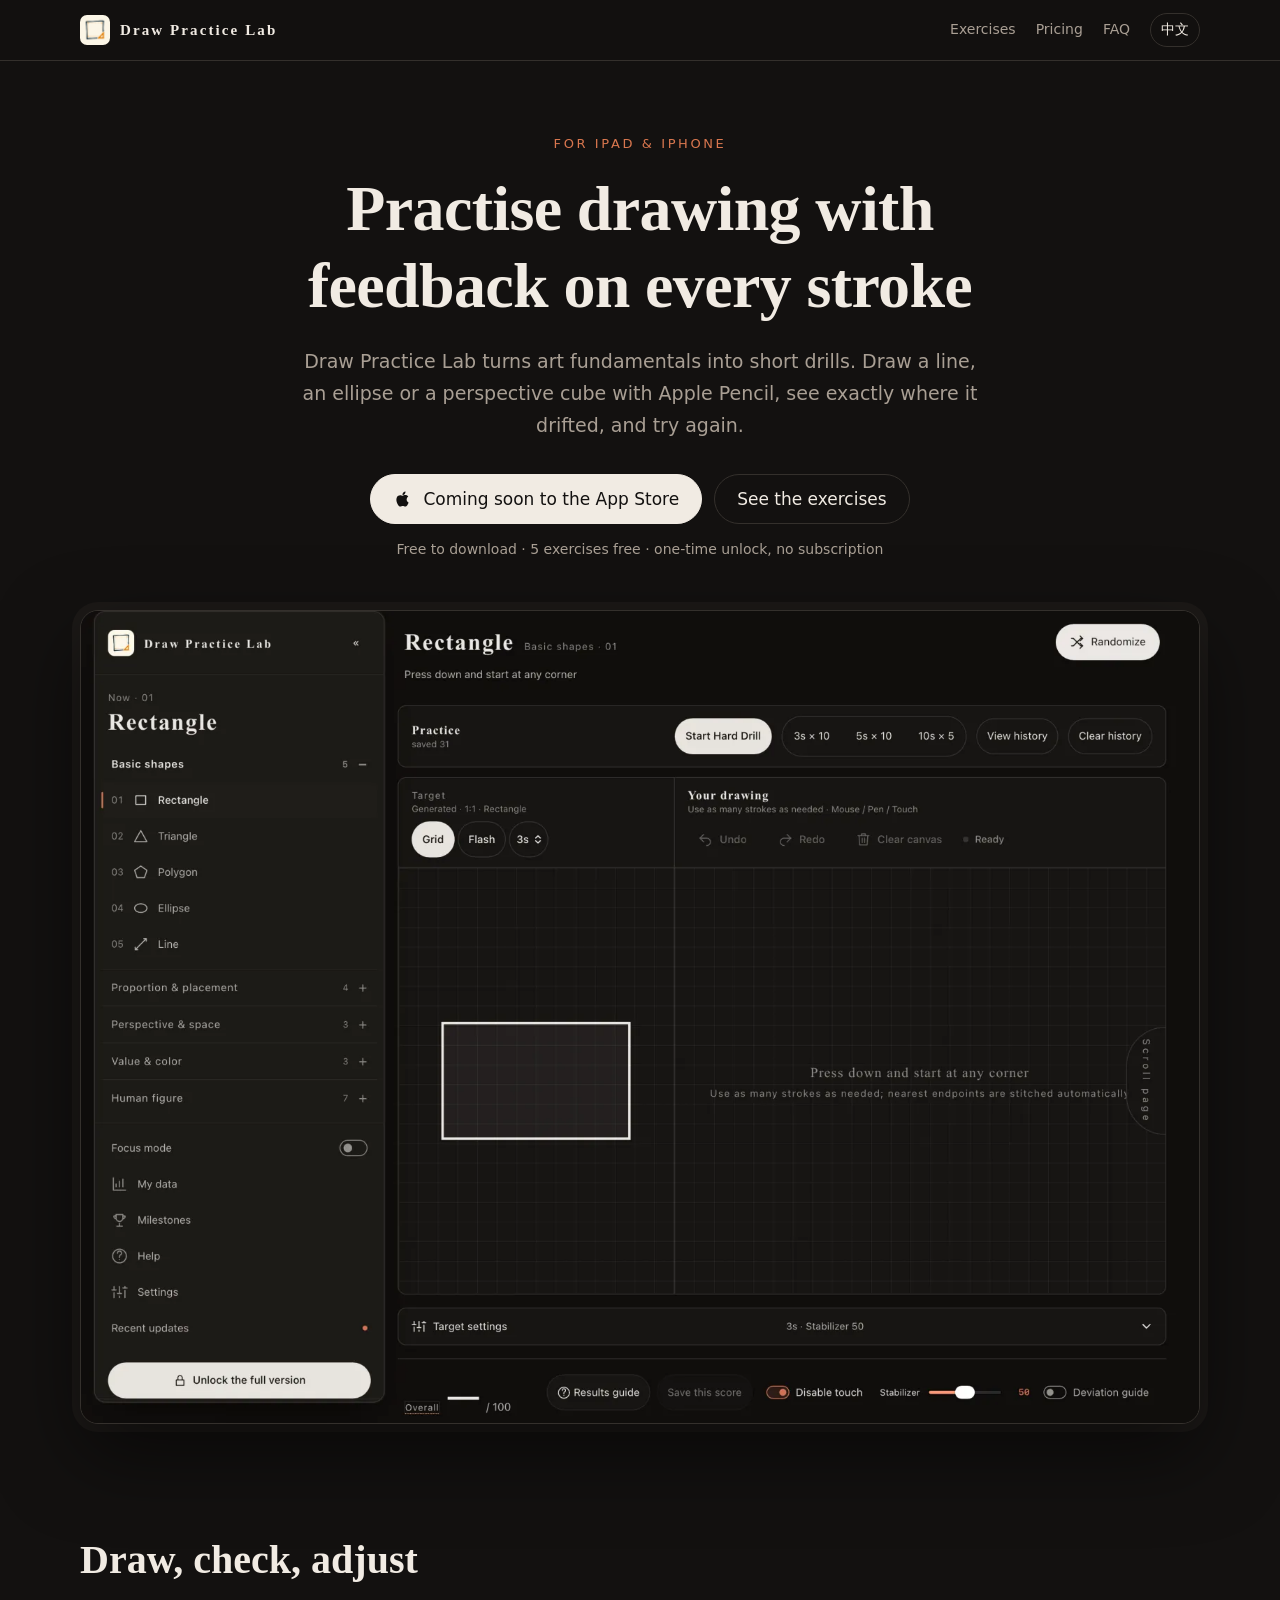
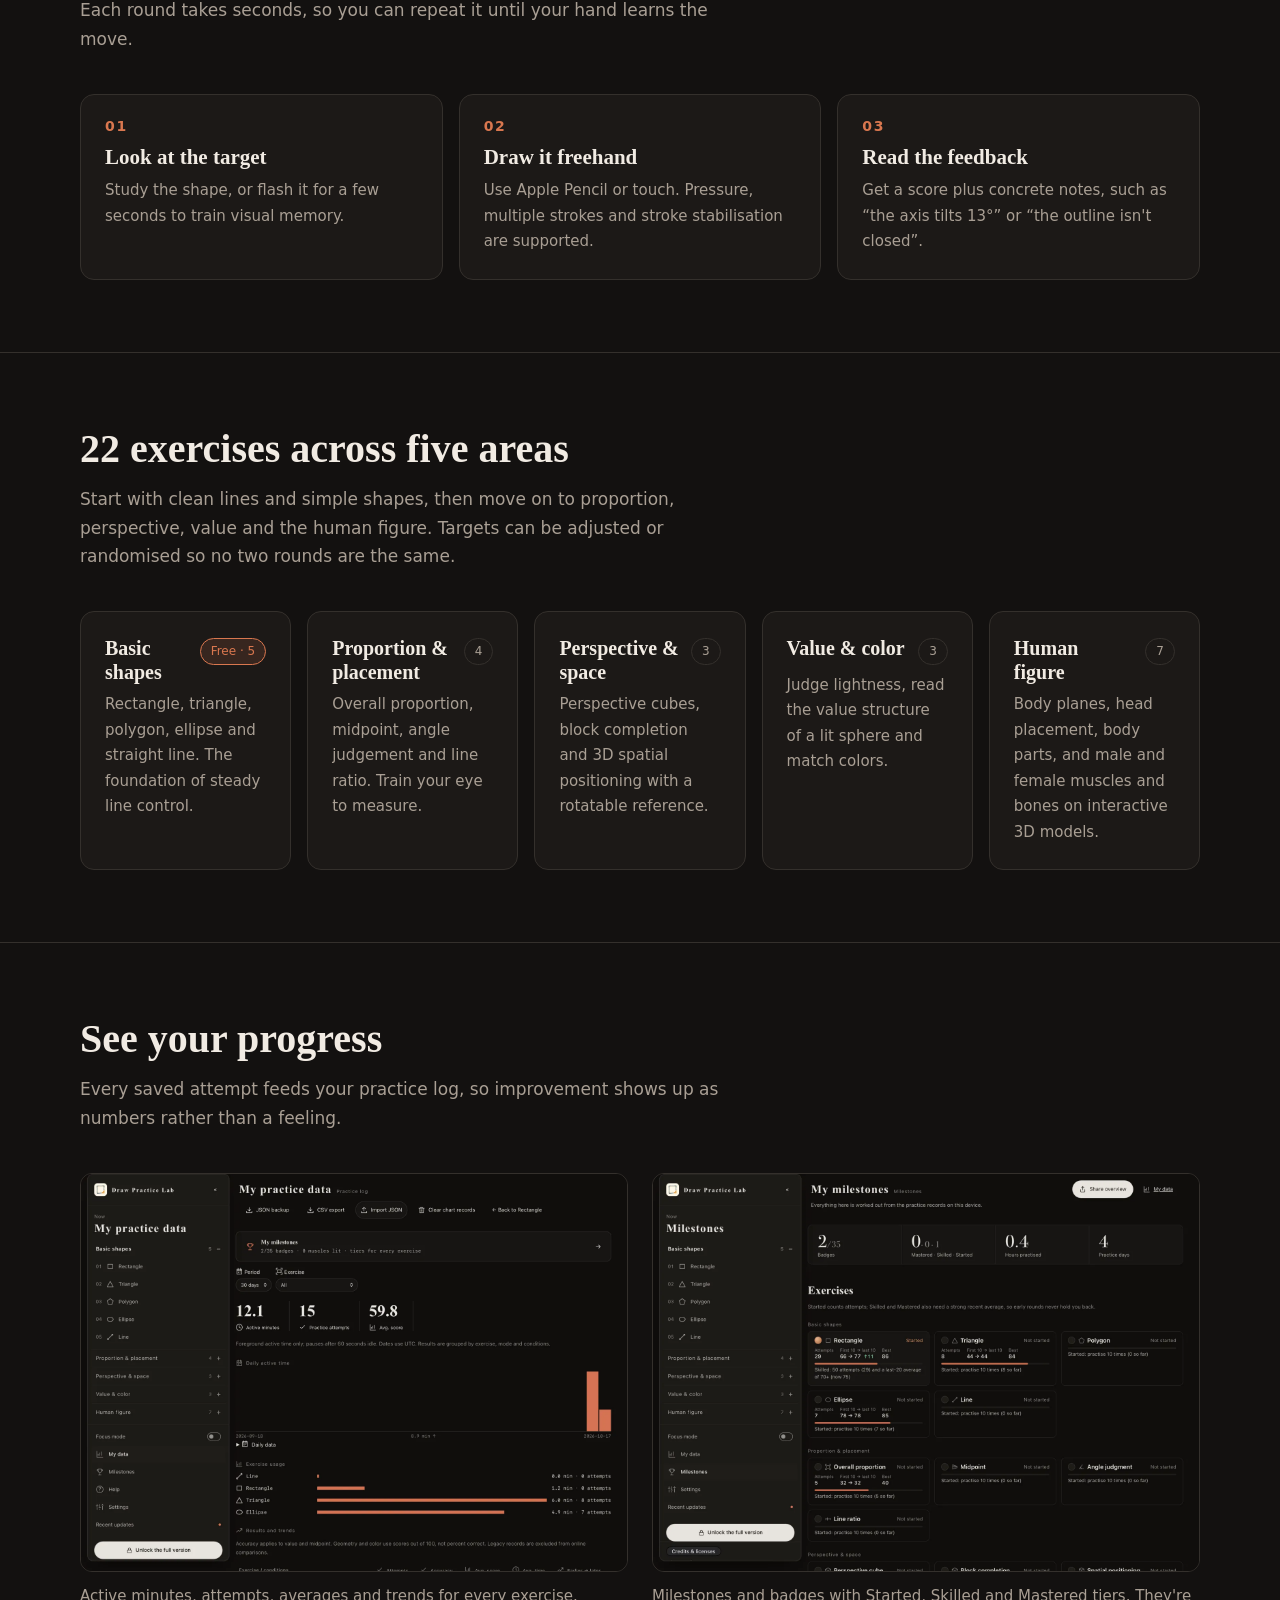
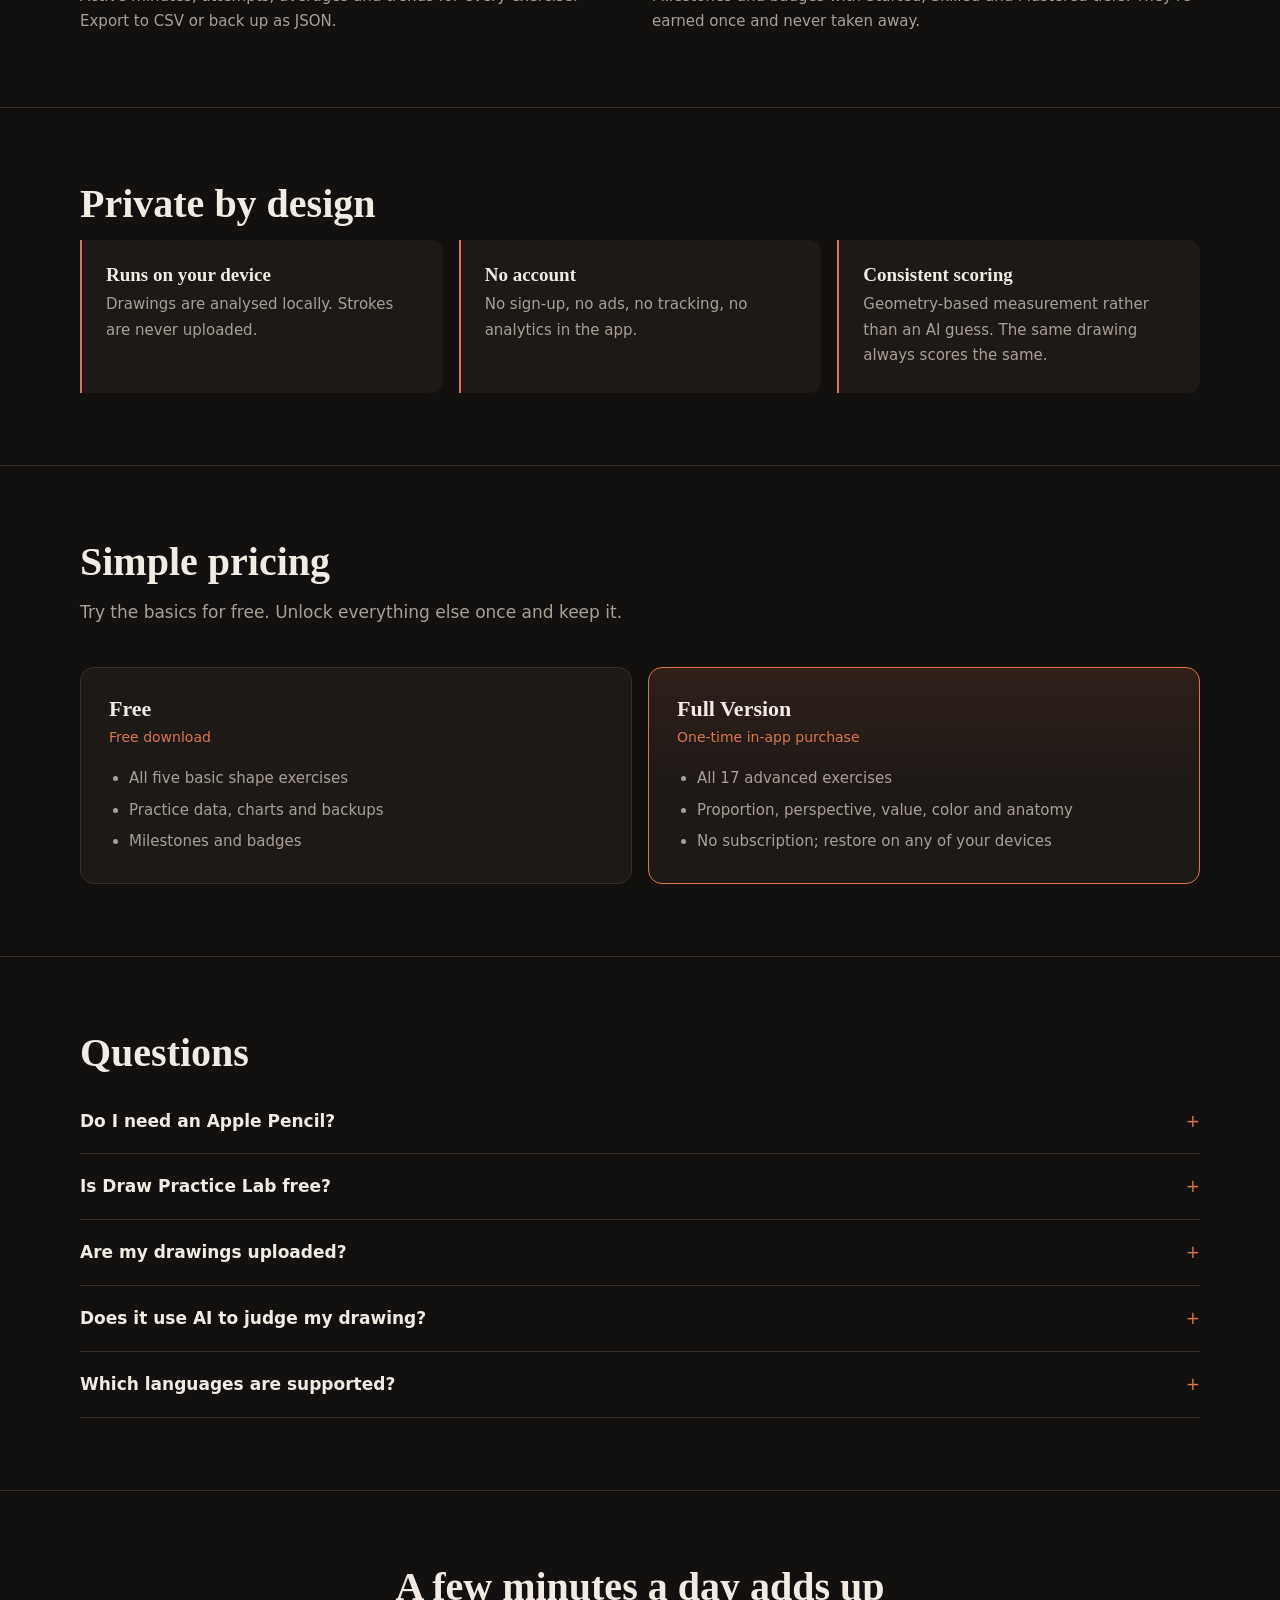
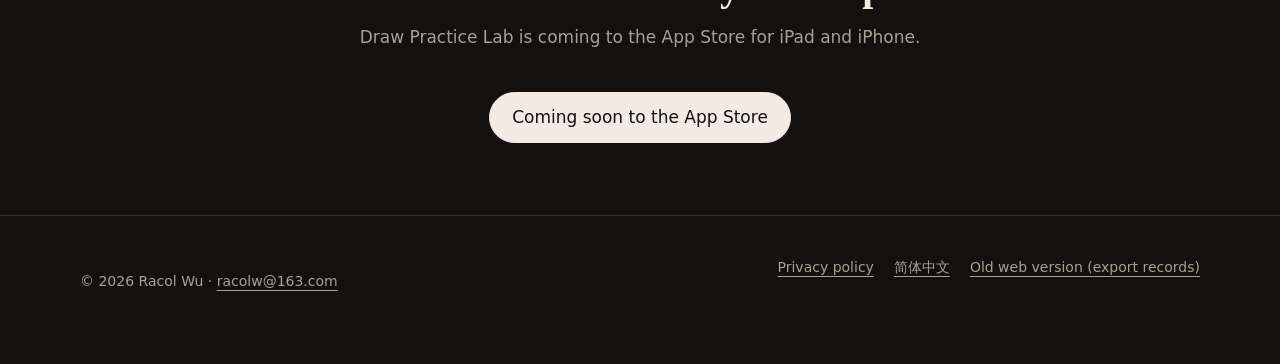
<file: index.html>
<!doctype html>
<html lang="en">
<head>
  <meta charset="utf-8">
  <meta name="viewport" content="width=device-width, initial-scale=1">
  <title>Draw Practice Lab – Drawing Practice App for iPad &amp; iPhone</title>
  <meta name="description" content="Draw Practice Lab is a drawing practice app for iPad and iPhone. Draw lines, shapes, perspective cubes, value and anatomy with Apple Pencil and get instant, specific feedback on every attempt.">
  <meta name="keywords" content="drawing practice app, drawing exercises, iPad drawing practice, Apple Pencil practice, line control, perspective drawing, ellipse practice, value study, anatomy for artists, art fundamentals">
  <meta name="author" content="Racol Wu">
  <meta name="theme-color" content="#131110">
  <meta name="robots" content="index, follow, max-image-preview:large">
  <link rel="canonical" href="https://rac0lw.github.io/">
  <link rel="alternate" hreflang="en" href="https://rac0lw.github.io/">
  <link rel="alternate" hreflang="zh-Hans" href="https://rac0lw.github.io/zh/">
  <link rel="alternate" hreflang="x-default" href="https://rac0lw.github.io/">
  <link rel="icon" type="image/png" href="/favicon.png">
  <link rel="apple-touch-icon" href="/apple-touch-icon.png">
  <meta property="og:type" content="website">
  <meta property="og:site_name" content="Draw Practice Lab">
  <meta property="og:title" content="Draw Practice Lab – Drawing practice with instant feedback">
  <meta property="og:description" content="Short drawing drills for iPad and iPhone. Draw with Apple Pencil, see exactly what to adjust, and try again.">
  <meta property="og:url" content="https://rac0lw.github.io/">
  <meta property="og:image" content="https://rac0lw.github.io/media/og-en.png">
  <meta property="og:image:width" content="1200">
  <meta property="og:image:height" content="630">
  <meta property="og:image:alt" content="Draw Practice Lab rectangle exercise on iPad">
  <meta property="og:locale" content="en_US">
  <meta property="og:locale:alternate" content="zh_CN">
  <meta name="twitter:card" content="summary_large_image">
  <meta name="twitter:title" content="Draw Practice Lab – Drawing practice with instant feedback">
  <meta name="twitter:description" content="Short drawing drills for iPad and iPhone. Draw with Apple Pencil, see exactly what to adjust, and try again.">
  <meta name="twitter:image" content="https://rac0lw.github.io/media/og-en.png">
  <link rel="stylesheet" href="/media/site.css">
  <script type="application/ld+json">
  {
    "@context": "https://schema.org",
    "@graph": [
      {
        "@type": "MobileApplication",
        "@id": "https://rac0lw.github.io/#app",
        "name": "Draw Practice Lab",
        "alternateName": "绘画练习室",
        "url": "https://rac0lw.github.io/",
        "description": "A drawing practice app for iPad and iPhone with short exercises and specific feedback on lines, shapes, proportion, perspective, value, color and anatomy.",
        "applicationCategory": "EducationalApplication",
        "operatingSystem": "iOS, iPadOS",
        "inLanguage": ["en", "zh-Hans", "zh-Hant", "ja", "ko"],
        "image": "https://rac0lw.github.io/media/icon-512.png",
        "screenshot": [
          "https://rac0lw.github.io/media/01-rectangle-practice.webp",
          "https://rac0lw.github.io/media/02-practice-progress.webp",
          "https://rac0lw.github.io/media/03-milestones.webp"
        ],
        "offers": { "@type": "Offer", "price": "0", "priceCurrency": "USD", "description": "Free download with an optional one-time Full Version purchase" },
        "author": { "@type": "Person", "name": "Racol Wu", "email": "racolw@163.com" }
      },
      {
        "@type": "FAQPage",
        "mainEntity": [
          { "@type": "Question", "name": "Do I need an Apple Pencil?", "acceptedAnswer": { "@type": "Answer", "text": "No. Apple Pencil gives the most natural feel, but every exercise also works with your finger." } },
          { "@type": "Question", "name": "Is Draw Practice Lab free?", "acceptedAnswer": { "@type": "Answer", "text": "The app is free to download and the five basic shape exercises are free. A single one-time Full Version purchase unlocks every advanced exercise. There is no subscription." } },
          { "@type": "Question", "name": "Are my drawings uploaded?", "acceptedAnswer": { "@type": "Answer", "text": "No. Drawing analysis runs on your device and practice records stay on your device. The app has no account, ads or tracking." } },
          { "@type": "Question", "name": "Does it use AI to judge my drawing?", "acceptedAnswer": { "@type": "Answer", "text": "No. Each attempt is measured geometrically against the target, so the same drawing always gets the same result and the feedback names what to change." } }
        ]
      }
    ]
  }
  </script>
</head>
<body>
<header class="top">
  <div class="wrap">
    <a class="brand" href="/"><img src="/media/icon-512.png" alt="" width="30" height="30"><span>Draw Practice Lab</span></a>
    <nav aria-label="Main">
      <a class="hide-sm" href="#exercises">Exercises</a>
      <a class="hide-sm" href="#pricing">Pricing</a>
      <a class="hide-sm" href="#faq">FAQ</a>
      <a class="lang" href="/zh/" hreflang="zh-Hans" lang="zh-Hans">中文</a>
    </nav>
  </div>
</header>

<main>
  <div class="hero wrap">
    <p class="eyebrow">For iPad &amp; iPhone</p>
    <h1>Practise drawing with feedback on every stroke</h1>
    <p class="lede">Draw Practice Lab turns art fundamentals into short drills. Draw a line, an ellipse or a perspective cube with Apple Pencil, see exactly where it drifted, and try again.</p>
    <div class="cta" id="download">
      <!-- App Store link: replace href and remove aria-disabled once the app is live. -->
      <a class="btn primary" href="#download" aria-disabled="true">
        <svg viewBox="0 0 24 24" fill="currentColor" aria-hidden="true"><path d="M16.37 12.6c-.02-2.3 1.88-3.4 1.96-3.46-1.07-1.56-2.73-1.78-3.32-1.8-1.41-.14-2.76.83-3.47.83-.72 0-1.82-.81-3-.79-1.54.02-2.96.9-3.75 2.27-1.6 2.78-.41 6.88 1.15 9.13.76 1.1 1.67 2.34 2.86 2.3 1.15-.05 1.58-.74 2.97-.74 1.38 0 1.77.74 2.98.72 1.23-.02 2.01-1.12 2.76-2.23.87-1.28 1.23-2.52 1.25-2.58-.03-.01-2.4-.92-2.42-3.65zM14.1 5.86c.63-.77 1.06-1.83.94-2.89-.91.04-2.01.61-2.66 1.37-.58.67-1.09 1.75-.96 2.79 1.02.08 2.05-.51 2.68-1.27z"/></svg>
        Coming soon to the App Store
      </a>
      <a class="btn" href="#exercises">See the exercises</a>
    </div>
    <p class="note">Free to download · 5 exercises free · one-time unlock, no subscription</p>
    <img class="shot" src="/media/01-rectangle-practice.webp" width="1600" height="1162" alt="Rectangle exercise in Draw Practice Lab on iPad: target shape on the left, drawing canvas on the right">
  </div>

  <section>
    <div class="wrap">
      <h2>Draw, check, adjust</h2>
      <p class="section-lede">Each round takes seconds, so you can repeat it until your hand learns the move.</p>
      <ol class="steps">
        <li><h3>Look at the target</h3><p>Study the shape, or flash it for a few seconds to train visual memory.</p></li>
        <li><h3>Draw it freehand</h3><p>Use Apple Pencil or touch. Pressure, multiple strokes and stroke stabilisation are supported.</p></li>
        <li><h3>Read the feedback</h3><p>Get a score plus concrete notes, such as “the axis tilts 13°” or “the outline isn't closed”.</p></li>
      </ol>
    </div>
  </section>

  <section id="exercises">
    <div class="wrap">
      <h2>22 exercises across five areas</h2>
      <p class="section-lede">Start with clean lines and simple shapes, then move on to proportion, perspective, value and the human figure. Targets can be adjusted or randomised so no two rounds are the same.</p>
      <div class="groups">
        <article class="group"><header><h3>Basic shapes</h3><span class="tag free">Free · 5</span></header><p>Rectangle, triangle, polygon, ellipse and straight line. The foundation of steady line control.</p></article>
        <article class="group"><header><h3>Proportion &amp; placement</h3><span class="tag">4</span></header><p>Overall proportion, midpoint, angle judgement and line ratio. Train your eye to measure.</p></article>
        <article class="group"><header><h3>Perspective &amp; space</h3><span class="tag">3</span></header><p>Perspective cubes, block completion and 3D spatial positioning with a rotatable reference.</p></article>
        <article class="group"><header><h3>Value &amp; color</h3><span class="tag">3</span></header><p>Judge lightness, read the value structure of a lit sphere and match colors.</p></article>
        <article class="group"><header><h3>Human figure</h3><span class="tag">7</span></header><p>Body planes, head placement, body parts, and male and female muscles and bones on interactive 3D models.</p></article>
      </div>
    </div>
  </section>

  <section>
    <div class="wrap">
      <h2>See your progress</h2>
      <p class="section-lede">Every saved attempt feeds your practice log, so improvement shows up as numbers rather than a feeling.</p>
      <div class="split">
        <figure>
          <img src="/media/02-practice-progress.webp" width="1600" height="1162" loading="lazy" alt="Practice data page showing active minutes, attempts, average score and daily practice time">
          <figcaption>Active minutes, attempts, averages and trends for every exercise. Export to CSV or back up as JSON.</figcaption>
        </figure>
        <figure>
          <img src="/media/03-milestones.webp" width="1600" height="1162" loading="lazy" alt="Milestones page showing badges and Started, Skilled and Mastered tiers for each exercise">
          <figcaption>Milestones and badges with Started, Skilled and Mastered tiers. They're earned once and never taken away.</figcaption>
        </figure>
      </div>
    </div>
  </section>

  <section>
    <div class="wrap">
      <h2>Private by design</h2>
      <div class="facts">
        <div class="fact"><h3>Runs on your device</h3><p>Drawings are analysed locally. Strokes are never uploaded.</p></div>
        <div class="fact"><h3>No account</h3><p>No sign-up, no ads, no tracking, no analytics in the app.</p></div>
        <div class="fact"><h3>Consistent scoring</h3><p>Geometry-based measurement rather than an AI guess. The same drawing always scores the same.</p></div>
      </div>
    </div>
  </section>

  <section id="pricing">
    <div class="wrap">
      <h2>Simple pricing</h2>
      <p class="section-lede">Try the basics for free. Unlock everything else once and keep it.</p>
      <div class="price">
        <div class="plan">
          <h3>Free</h3>
          <p class="sub">Free download</p>
          <ul>
            <li>All five basic shape exercises</li>
            <li>Practice data, charts and backups</li>
            <li>Milestones and badges</li>
          </ul>
        </div>
        <div class="plan pro">
          <h3>Full Version</h3>
          <p class="sub">One-time in-app purchase</p>
          <ul>
            <li>All 17 advanced exercises</li>
            <li>Proportion, perspective, value, color and anatomy</li>
            <li>No subscription; restore on any of your devices</li>
          </ul>
        </div>
      </div>
    </div>
  </section>

  <section id="faq" class="faq">
    <div class="wrap">
      <h2>Questions</h2>
      <details><summary>Do I need an Apple Pencil?</summary><p>No. Apple Pencil gives the most natural feel, but every exercise also works with your finger.</p></details>
      <details><summary>Is Draw Practice Lab free?</summary><p>The app is free to download and the five basic shape exercises are free. A single one-time Full Version purchase unlocks every advanced exercise. There is no subscription.</p></details>
      <details><summary>Are my drawings uploaded?</summary><p>No. Drawing analysis runs on your device and practice records stay on your device. The app has no account, ads or tracking. See the <a href="/draw-practice-lab/privacy.html">privacy policy</a>.</p></details>
      <details><summary>Does it use AI to judge my drawing?</summary><p>No. Each attempt is measured geometrically against the target, so the same drawing always gets the same result and the feedback names what to change.</p></details>
      <details><summary>Which languages are supported?</summary><p>English, Simplified Chinese, Traditional Chinese, Japanese and Korean.</p></details>
    </div>
  </section>

  <section class="closing">
    <div class="wrap">
      <h2>A few minutes a day adds up</h2>
      <p class="section-lede">Draw Practice Lab is coming to the App Store for iPad and iPhone.</p>
      <div class="cta"><a class="btn primary" href="#download" aria-disabled="true">Coming soon to the App Store</a></div>
    </div>
  </section>
</main>

<footer>
  <div class="wrap">
    <p>© 2026 Racol Wu · <a href="mailto:racolw@163.com">racolw@163.com</a></p>
    <nav aria-label="Footer">
      <a href="/draw-practice-lab/privacy.html">Privacy policy</a>
      <a href="/zh/" hreflang="zh-Hans" lang="zh-Hans">简体中文</a>
      <a href="/legacy.html" rel="nofollow">Old web version (export records)</a>
    </nav>
  </div>
</footer>
</body>
</html>
</file>
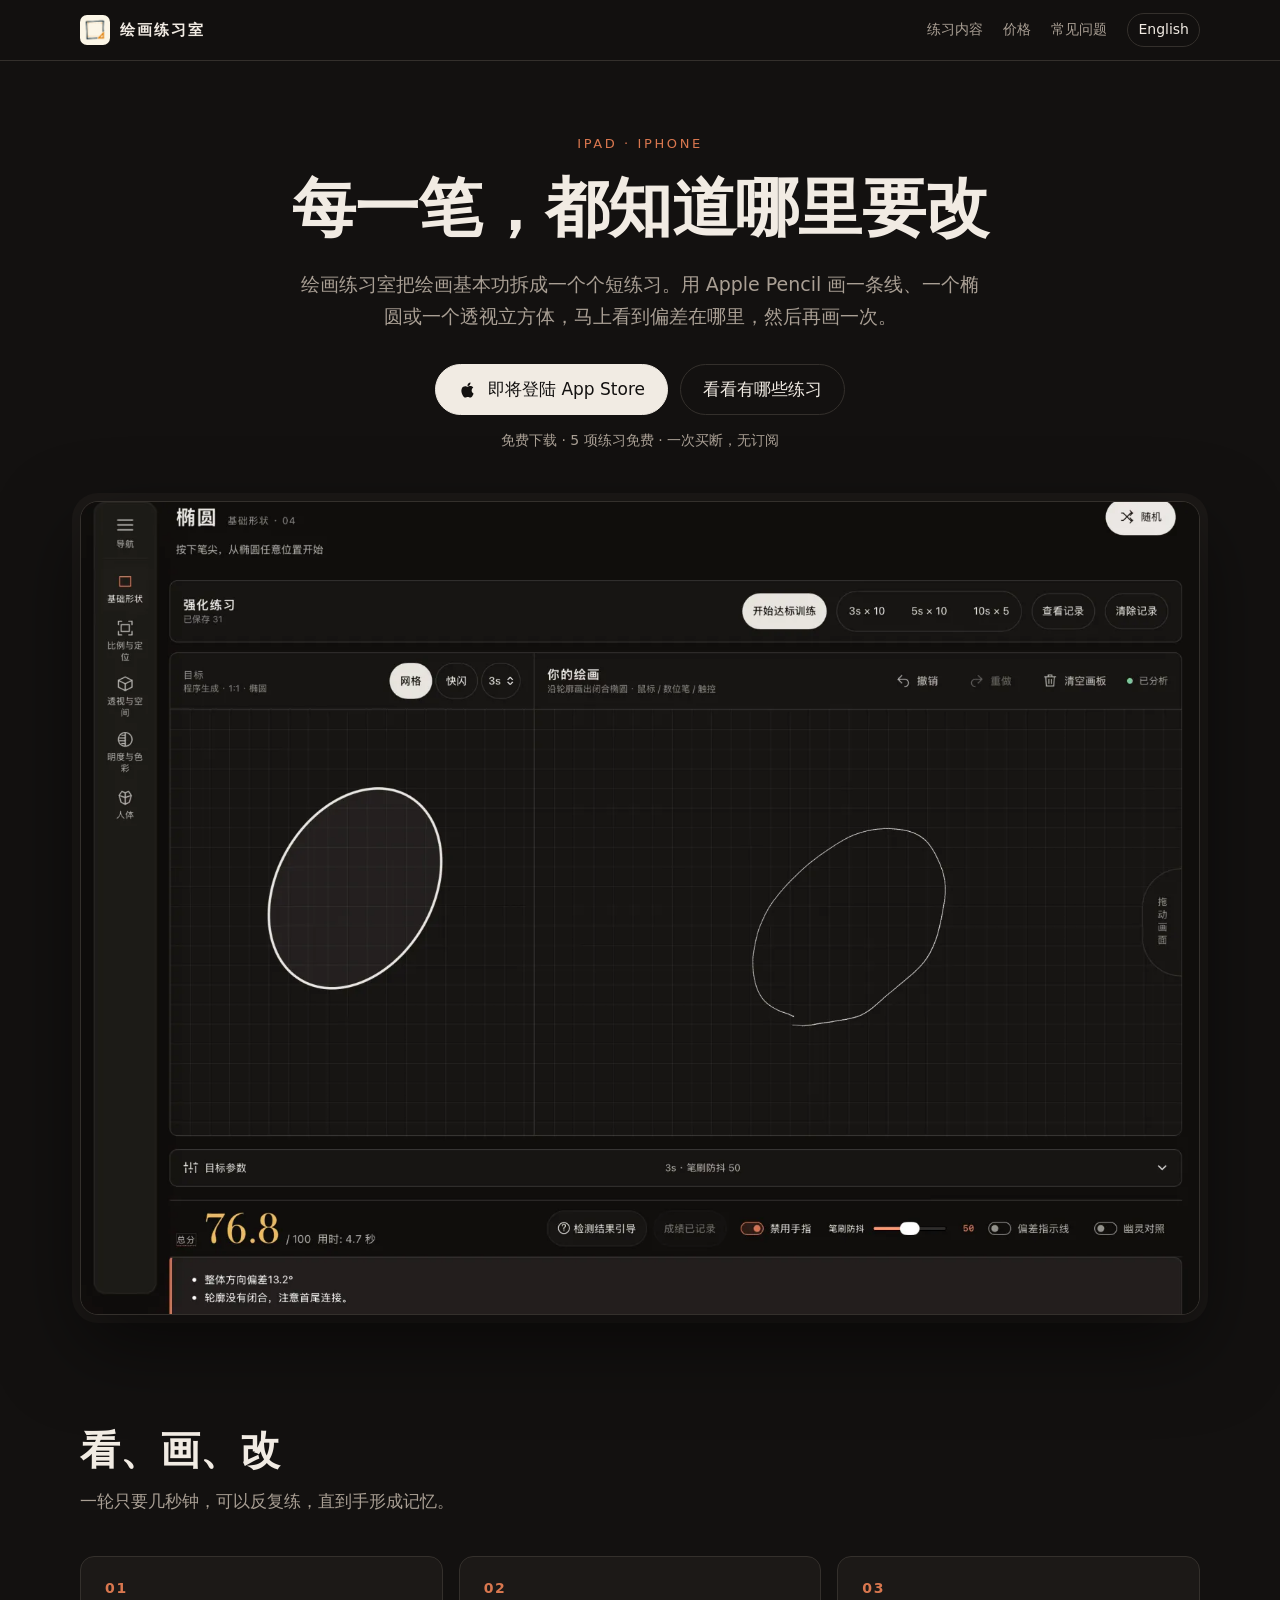
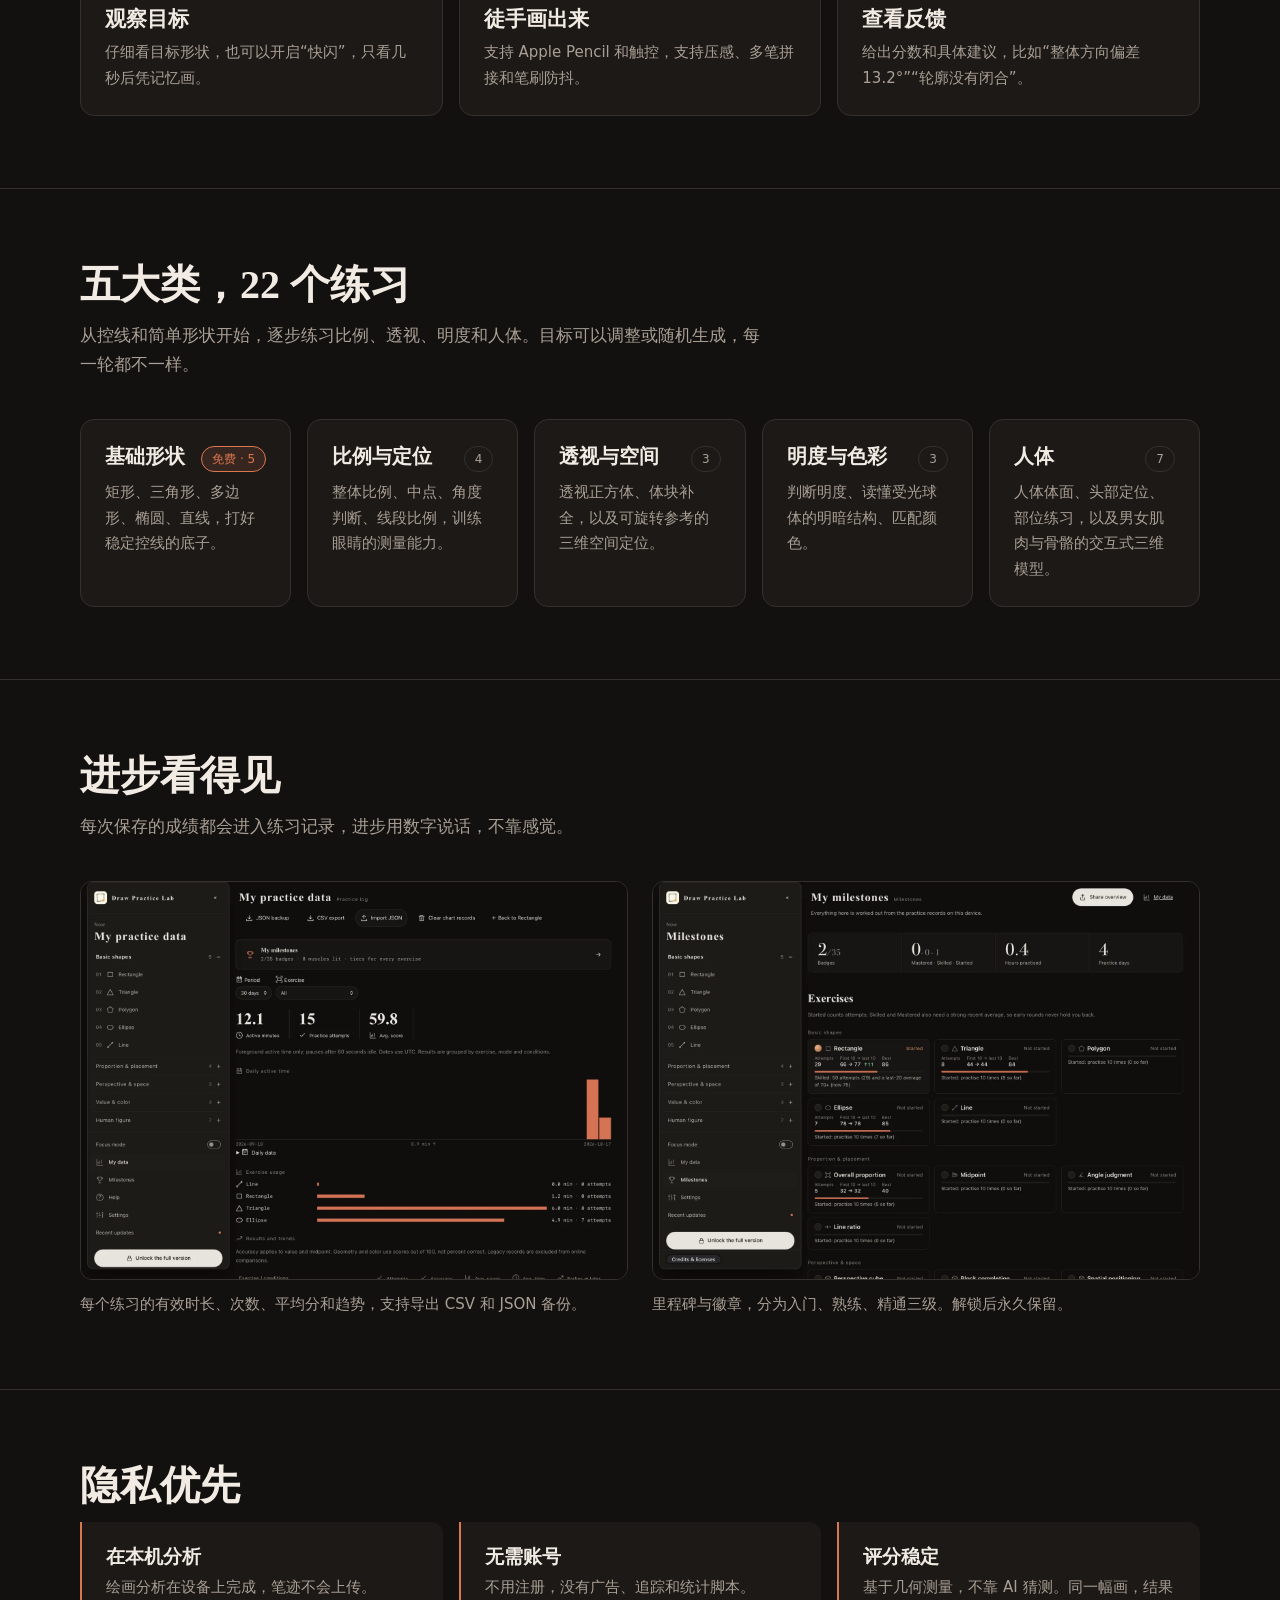
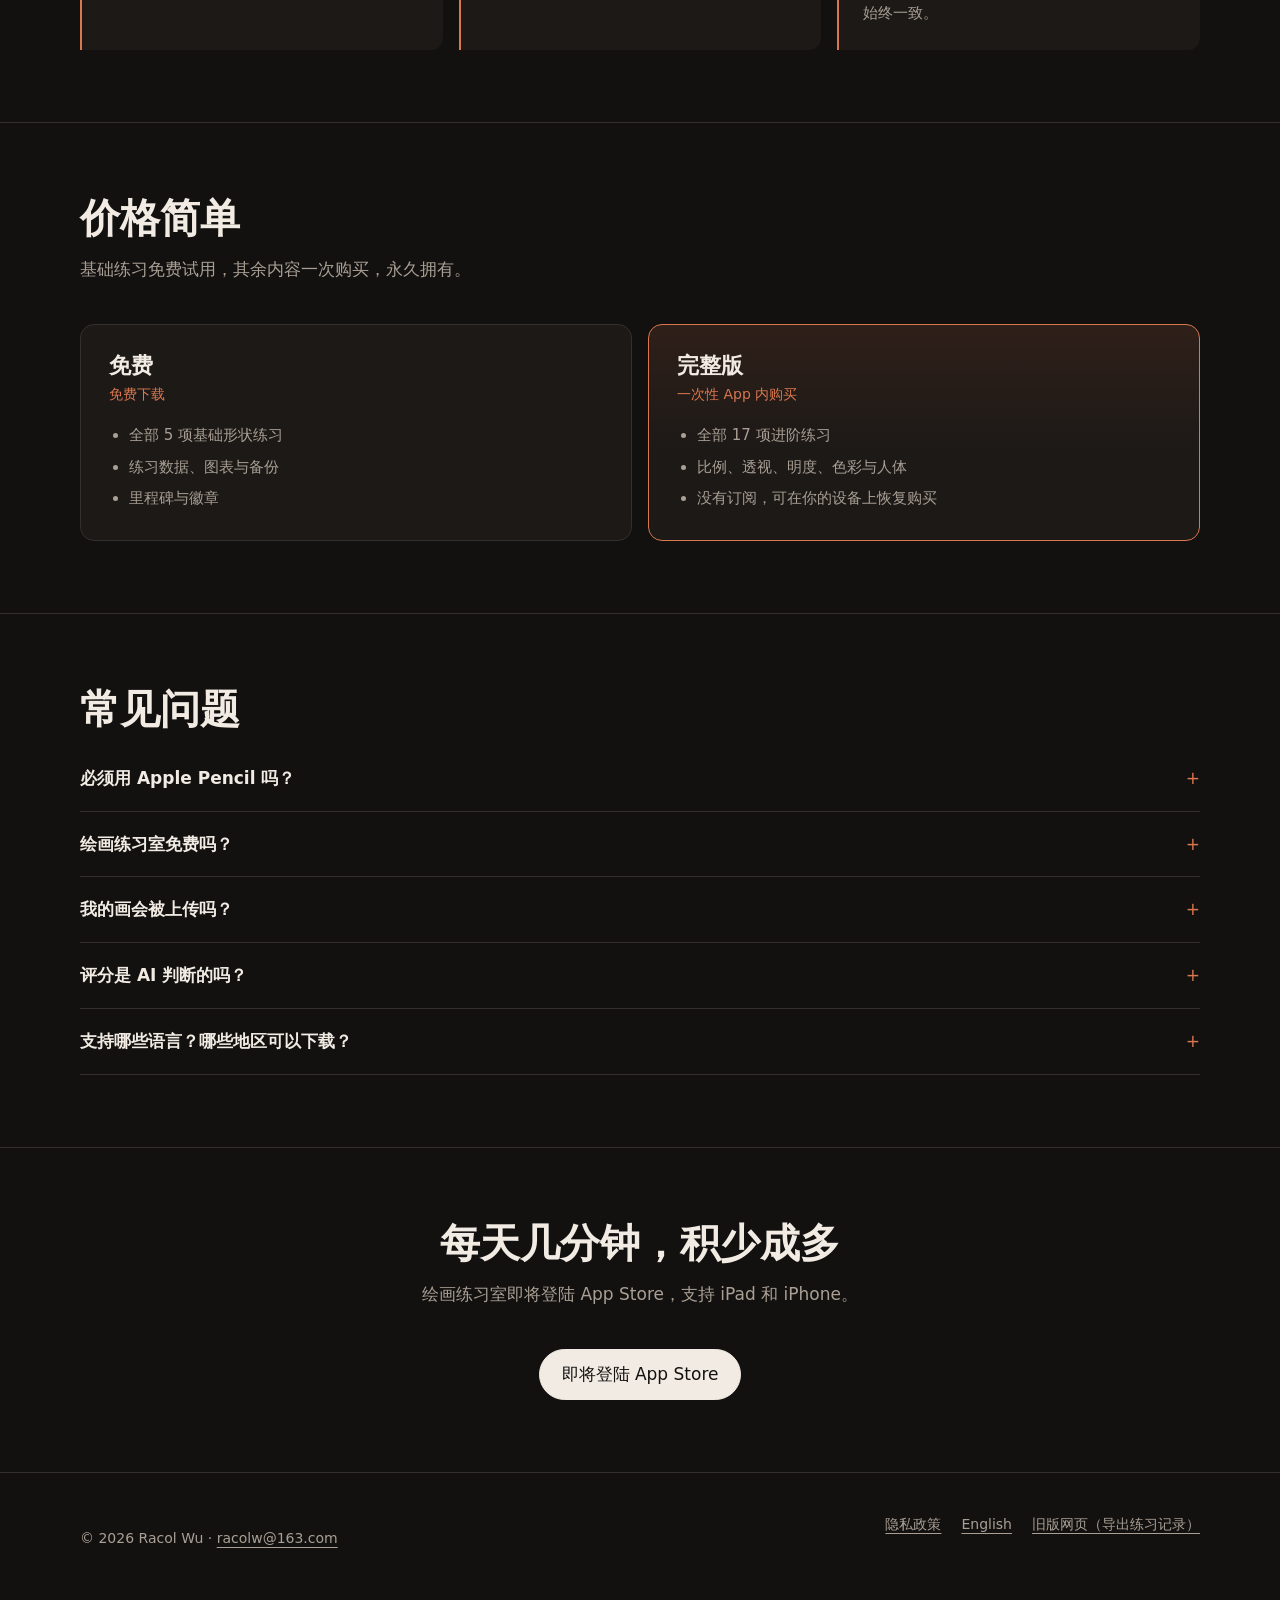
<file: zh/index.html>
<!doctype html>
<html lang="zh-Hans">
<head>
  <meta charset="utf-8">
  <meta name="viewport" content="width=device-width, initial-scale=1">
  <title>绘画练习室 Draw Practice Lab – iPad / iPhone 绘画基本功练习 App</title>
  <meta name="description" content="绘画练习室是一款 iPad 和 iPhone 上的绘画基本功练习 App。用 Apple Pencil 练习控线、几何形状、比例、透视、明度与人体结构，每次画完立即看到具体的调整建议。">
  <meta name="keywords" content="绘画练习, 绘画练习App, 绘画基本功, 控线练习, 透视练习, 椭圆练习, 明度练习, 人体结构, 艺用解剖, iPad 画画, Apple Pencil">
  <meta name="author" content="Racol Wu">
  <meta name="theme-color" content="#131110">
  <meta name="robots" content="index, follow, max-image-preview:large">
  <link rel="canonical" href="https://rac0lw.github.io/zh/">
  <link rel="alternate" hreflang="en" href="https://rac0lw.github.io/">
  <link rel="alternate" hreflang="zh-Hans" href="https://rac0lw.github.io/zh/">
  <link rel="alternate" hreflang="x-default" href="https://rac0lw.github.io/">
  <link rel="icon" type="image/png" href="/favicon.png">
  <link rel="apple-touch-icon" href="/apple-touch-icon.png">
  <meta property="og:type" content="website">
  <meta property="og:site_name" content="绘画练习室">
  <meta property="og:title" content="绘画练习室 – 每一笔都有反馈的绘画练习">
  <meta property="og:description" content="iPad / iPhone 上的绘画基本功短练习。用 Apple Pencil 画，马上知道哪里要调整，再画一次。">
  <meta property="og:url" content="https://rac0lw.github.io/zh/">
  <meta property="og:image" content="https://rac0lw.github.io/media/og-zh.png">
  <meta property="og:image:width" content="1200">
  <meta property="og:image:height" content="630">
  <meta property="og:image:alt" content="绘画练习室的椭圆练习界面">
  <meta property="og:locale" content="zh_CN">
  <meta property="og:locale:alternate" content="en_US">
  <meta name="twitter:card" content="summary_large_image">
  <meta name="twitter:title" content="绘画练习室 – 每一笔都有反馈的绘画练习">
  <meta name="twitter:description" content="iPad / iPhone 上的绘画基本功短练习。用 Apple Pencil 画，马上知道哪里要调整，再画一次。">
  <meta name="twitter:image" content="https://rac0lw.github.io/media/og-zh.png">
  <link rel="stylesheet" href="/media/site.css">
  <script type="application/ld+json">
  {
    "@context": "https://schema.org",
    "@graph": [
      {
        "@type": "MobileApplication",
        "@id": "https://rac0lw.github.io/#app",
        "name": "绘画练习室",
        "alternateName": "Draw Practice Lab",
        "url": "https://rac0lw.github.io/zh/",
        "description": "iPad 和 iPhone 上的绘画基本功练习 App，用短练习和具体反馈练习控线、形状、比例、透视、明度、色彩与人体结构。",
        "applicationCategory": "EducationalApplication",
        "operatingSystem": "iOS, iPadOS",
        "inLanguage": ["zh-Hans", "zh-Hant", "en", "ja", "ko"],
        "image": "https://rac0lw.github.io/media/icon-512.png",
        "screenshot": [
          "https://rac0lw.github.io/media/zh-ellipse.webp",
          "https://rac0lw.github.io/media/02-practice-progress.webp",
          "https://rac0lw.github.io/media/03-milestones.webp"
        ],
        "offers": { "@type": "Offer", "price": "0", "priceCurrency": "USD", "description": "免费下载，可一次性购买完整版" },
        "author": { "@type": "Person", "name": "Racol Wu", "email": "racolw@163.com" }
      },
      {
        "@type": "FAQPage",
        "mainEntity": [
          { "@type": "Question", "name": "必须用 Apple Pencil 吗？", "acceptedAnswer": { "@type": "Answer", "text": "不必须。Apple Pencil 手感最自然，但所有练习都可以用手指完成。" } },
          { "@type": "Question", "name": "绘画练习室免费吗？", "acceptedAnswer": { "@type": "Answer", "text": "免费下载，五项基础形状练习免费。一次性购买完整版即可永久解锁全部进阶练习，没有订阅。" } },
          { "@type": "Question", "name": "我的画会被上传吗？", "acceptedAnswer": { "@type": "Answer", "text": "不会。绘画分析在设备上完成，练习记录保存在本机。App 没有账号、广告和追踪。" } },
          { "@type": "Question", "name": "评分是 AI 判断的吗？", "acceptedAnswer": { "@type": "Answer", "text": "不是。每次练习都按几何方法与目标逐项比较，同一幅画的结果始终一致，反馈会直接指出要改的地方。" } }
        ]
      }
    ]
  }
  </script>
</head>
<body>
<header class="top">
  <div class="wrap">
    <a class="brand" href="/zh/"><img src="/media/icon-512.png" alt="" width="30" height="30"><span>绘画练习室</span></a>
    <nav aria-label="主导航">
      <a class="hide-sm" href="#exercises">练习内容</a>
      <a class="hide-sm" href="#pricing">价格</a>
      <a class="hide-sm" href="#faq">常见问题</a>
      <a class="lang" href="/" hreflang="en" lang="en">English</a>
    </nav>
  </div>
</header>

<main>
  <div class="hero wrap">
    <p class="eyebrow">iPad · iPhone</p>
    <h1>每一笔，都知道哪里要改</h1>
    <p class="lede">绘画练习室把绘画基本功拆成一个个短练习。用 Apple Pencil 画一条线、一个椭圆或一个透视立方体，马上看到偏差在哪里，然后再画一次。</p>
    <div class="cta" id="download">
      <!-- App Store 链接：上架后替换 href 并去掉 aria-disabled。 -->
      <a class="btn primary" href="#download" aria-disabled="true">
        <svg viewBox="0 0 24 24" fill="currentColor" aria-hidden="true"><path d="M16.37 12.6c-.02-2.3 1.88-3.4 1.96-3.46-1.07-1.56-2.73-1.78-3.32-1.8-1.41-.14-2.76.83-3.47.83-.72 0-1.82-.81-3-.79-1.54.02-2.96.9-3.75 2.27-1.6 2.78-.41 6.88 1.15 9.13.76 1.1 1.67 2.34 2.86 2.3 1.15-.05 1.58-.74 2.97-.74 1.38 0 1.77.74 2.98.72 1.23-.02 2.01-1.12 2.76-2.23.87-1.28 1.23-2.52 1.25-2.58-.03-.01-2.4-.92-2.42-3.65zM14.1 5.86c.63-.77 1.06-1.83.94-2.89-.91.04-2.01.61-2.66 1.37-.58.67-1.09 1.75-.96 2.79 1.02.08 2.05-.51 2.68-1.27z"/></svg>
        即将登陆 App Store
      </a>
      <a class="btn" href="#exercises">看看有哪些练习</a>
    </div>
    <p class="note">免费下载 · 5 项练习免费 · 一次买断，无订阅</p>
    <img class="shot" src="/media/zh-ellipse.webp" width="1600" height="1162" alt="绘画练习室的椭圆练习：左侧是目标椭圆，右侧是手绘结果，下方显示 76.8 分和调整建议">
  </div>

  <section>
    <div class="wrap">
      <h2>看、画、改</h2>
      <p class="section-lede">一轮只要几秒钟，可以反复练，直到手形成记忆。</p>
      <ol class="steps">
        <li><h3>观察目标</h3><p>仔细看目标形状，也可以开启“快闪”，只看几秒后凭记忆画。</p></li>
        <li><h3>徒手画出来</h3><p>支持 Apple Pencil 和触控，支持压感、多笔拼接和笔刷防抖。</p></li>
        <li><h3>查看反馈</h3><p>给出分数和具体建议，比如“整体方向偏差 13.2°”“轮廓没有闭合”。</p></li>
      </ol>
    </div>
  </section>

  <section id="exercises">
    <div class="wrap">
      <h2>五大类，22 个练习</h2>
      <p class="section-lede">从控线和简单形状开始，逐步练习比例、透视、明度和人体。目标可以调整或随机生成，每一轮都不一样。</p>
      <div class="groups">
        <article class="group"><header><h3>基础形状</h3><span class="tag free">免费 · 5</span></header><p>矩形、三角形、多边形、椭圆、直线，打好稳定控线的底子。</p></article>
        <article class="group"><header><h3>比例与定位</h3><span class="tag">4</span></header><p>整体比例、中点、角度判断、线段比例，训练眼睛的测量能力。</p></article>
        <article class="group"><header><h3>透视与空间</h3><span class="tag">3</span></header><p>透视正方体、体块补全，以及可旋转参考的三维空间定位。</p></article>
        <article class="group"><header><h3>明度与色彩</h3><span class="tag">3</span></header><p>判断明度、读懂受光球体的明暗结构、匹配颜色。</p></article>
        <article class="group"><header><h3>人体</h3><span class="tag">7</span></header><p>人体体面、头部定位、部位练习，以及男女肌肉与骨骼的交互式三维模型。</p></article>
      </div>
    </div>
  </section>

  <section>
    <div class="wrap">
      <h2>进步看得见</h2>
      <p class="section-lede">每次保存的成绩都会进入练习记录，进步用数字说话，不靠感觉。</p>
      <div class="split">
        <figure>
          <img src="/media/02-practice-progress.webp" width="1600" height="1162" loading="lazy" alt="练习数据页面：有效练习时长、练习次数、平均分和每日练习时间">
          <figcaption>每个练习的有效时长、次数、平均分和趋势，支持导出 CSV 和 JSON 备份。</figcaption>
        </figure>
        <figure>
          <img src="/media/03-milestones.webp" width="1600" height="1162" loading="lazy" alt="里程碑页面：徽章，以及每个练习的入门、熟练、精通等级">
          <figcaption>里程碑与徽章，分为入门、熟练、精通三级。解锁后永久保留。</figcaption>
        </figure>
      </div>
    </div>
  </section>

  <section>
    <div class="wrap">
      <h2>隐私优先</h2>
      <div class="facts">
        <div class="fact"><h3>在本机分析</h3><p>绘画分析在设备上完成，笔迹不会上传。</p></div>
        <div class="fact"><h3>无需账号</h3><p>不用注册，没有广告、追踪和统计脚本。</p></div>
        <div class="fact"><h3>评分稳定</h3><p>基于几何测量，不靠 AI 猜测。同一幅画，结果始终一致。</p></div>
      </div>
    </div>
  </section>

  <section id="pricing">
    <div class="wrap">
      <h2>价格简单</h2>
      <p class="section-lede">基础练习免费试用，其余内容一次购买，永久拥有。</p>
      <div class="price">
        <div class="plan">
          <h3>免费</h3>
          <p class="sub">免费下载</p>
          <ul>
            <li>全部 5 项基础形状练习</li>
            <li>练习数据、图表与备份</li>
            <li>里程碑与徽章</li>
          </ul>
        </div>
        <div class="plan pro">
          <h3>完整版</h3>
          <p class="sub">一次性 App 内购买</p>
          <ul>
            <li>全部 17 项进阶练习</li>
            <li>比例、透视、明度、色彩与人体</li>
            <li>没有订阅，可在你的设备上恢复购买</li>
          </ul>
        </div>
      </div>
    </div>
  </section>

  <section id="faq" class="faq">
    <div class="wrap">
      <h2>常见问题</h2>
      <details><summary>必须用 Apple Pencil 吗？</summary><p>不必须。Apple Pencil 手感最自然，但所有练习都可以用手指完成。</p></details>
      <details><summary>绘画练习室免费吗？</summary><p>免费下载，五项基础形状练习免费。一次性购买完整版即可永久解锁全部进阶练习，没有订阅。</p></details>
      <details><summary>我的画会被上传吗？</summary><p>不会。绘画分析在设备上完成，练习记录保存在本机。App 没有账号、广告和追踪。详见<a href="/draw-practice-lab/privacy.html#chinese">隐私政策</a>。</p></details>
      <details><summary>评分是 AI 判断的吗？</summary><p>不是。每次练习都按几何方法与目标逐项比较，同一幅画的结果始终一致，反馈会直接指出要改的地方。</p></details>
      <details><summary>支持哪些语言？哪些地区可以下载？</summary><p>支持简体中文、繁体中文、英文、日文和韩文。App 暂未在中国大陆 App Store 上架，上架后，香港、澳门、台湾及其他地区均可下载。</p></details>
    </div>
  </section>

  <section class="closing">
    <div class="wrap">
      <h2>每天几分钟，积少成多</h2>
      <p class="section-lede">绘画练习室即将登陆 App Store，支持 iPad 和 iPhone。</p>
      <div class="cta"><a class="btn primary" href="#download" aria-disabled="true">即将登陆 App Store</a></div>
    </div>
  </section>
</main>

<footer>
  <div class="wrap">
    <p>© 2026 Racol Wu · <a href="mailto:racolw@163.com">racolw@163.com</a></p>
    <nav aria-label="页脚">
      <a href="/draw-practice-lab/privacy.html#chinese">隐私政策</a>
      <a href="/" hreflang="en" lang="en">English</a>
      <a href="/legacy.html" rel="nofollow">旧版网页（导出练习记录）</a>
    </nav>
  </div>
</footer>
</body>
</html>
</file>
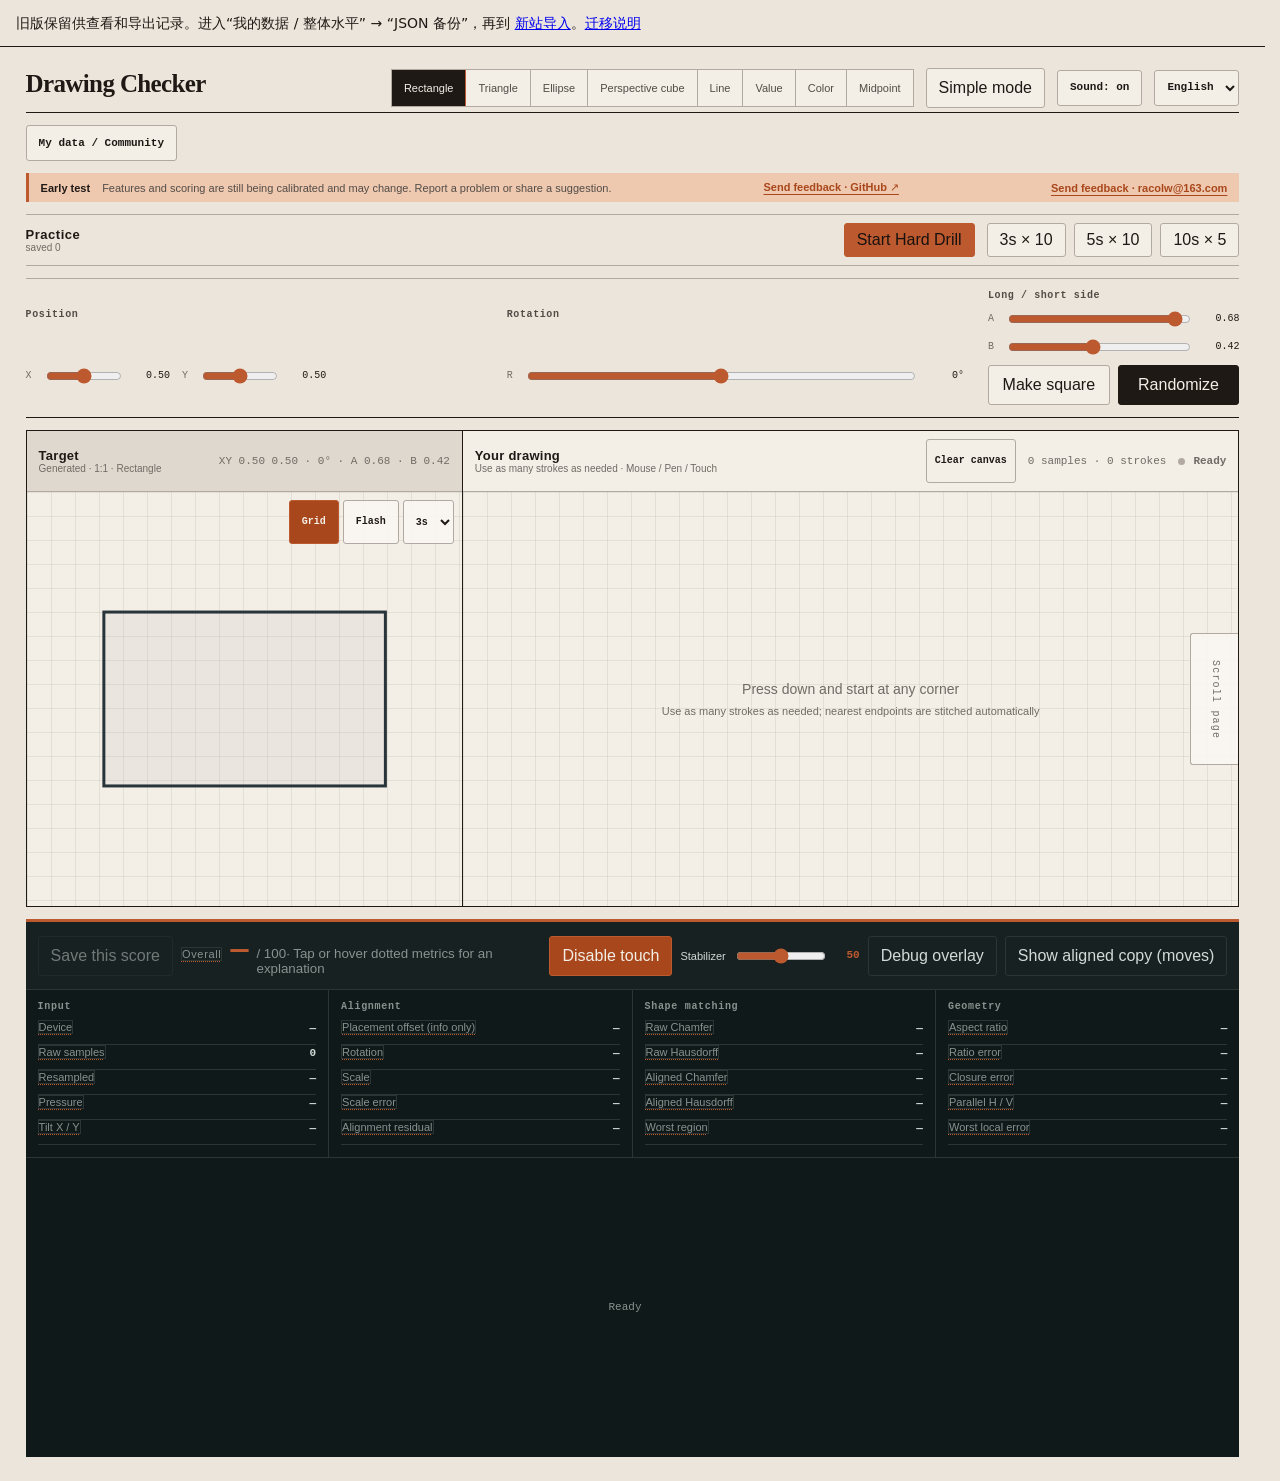
<file: legacy.html>
<!doctype html>
<html lang="zh-Hant">
  <head>
    <meta name="robots" content="noindex, follow">
    <meta charset="UTF-8" />
    <meta name="viewport" content="width=device-width, initial-scale=1.0, viewport-fit=cover, interactive-widget=resizes-content" />
    <meta name="theme-color" content="#e9e8e2" />
    <title>Drawing Checker</title>
    <script type="module" crossorigin src="/assets/index-CYLM4G0p.js"></script>
    <link rel="stylesheet" crossorigin href="/assets/index-DV8rftT7.css">
  </head>
  <body>
    <aside style="padding:12px 16px;border-bottom:1px solid currentColor;font:14px/1.6 system-ui">旧版保留供查看和导出记录。进入“我的数据 / 整体水平” → “JSON 备份”，再到 <a href="https://draw.racolw.org/?page=statistics&amp;lang=zh">新站导入</a>。<a href="/">迁移说明</a></aside>
    <div id="app"></div>
  </body>
</html>
</file>
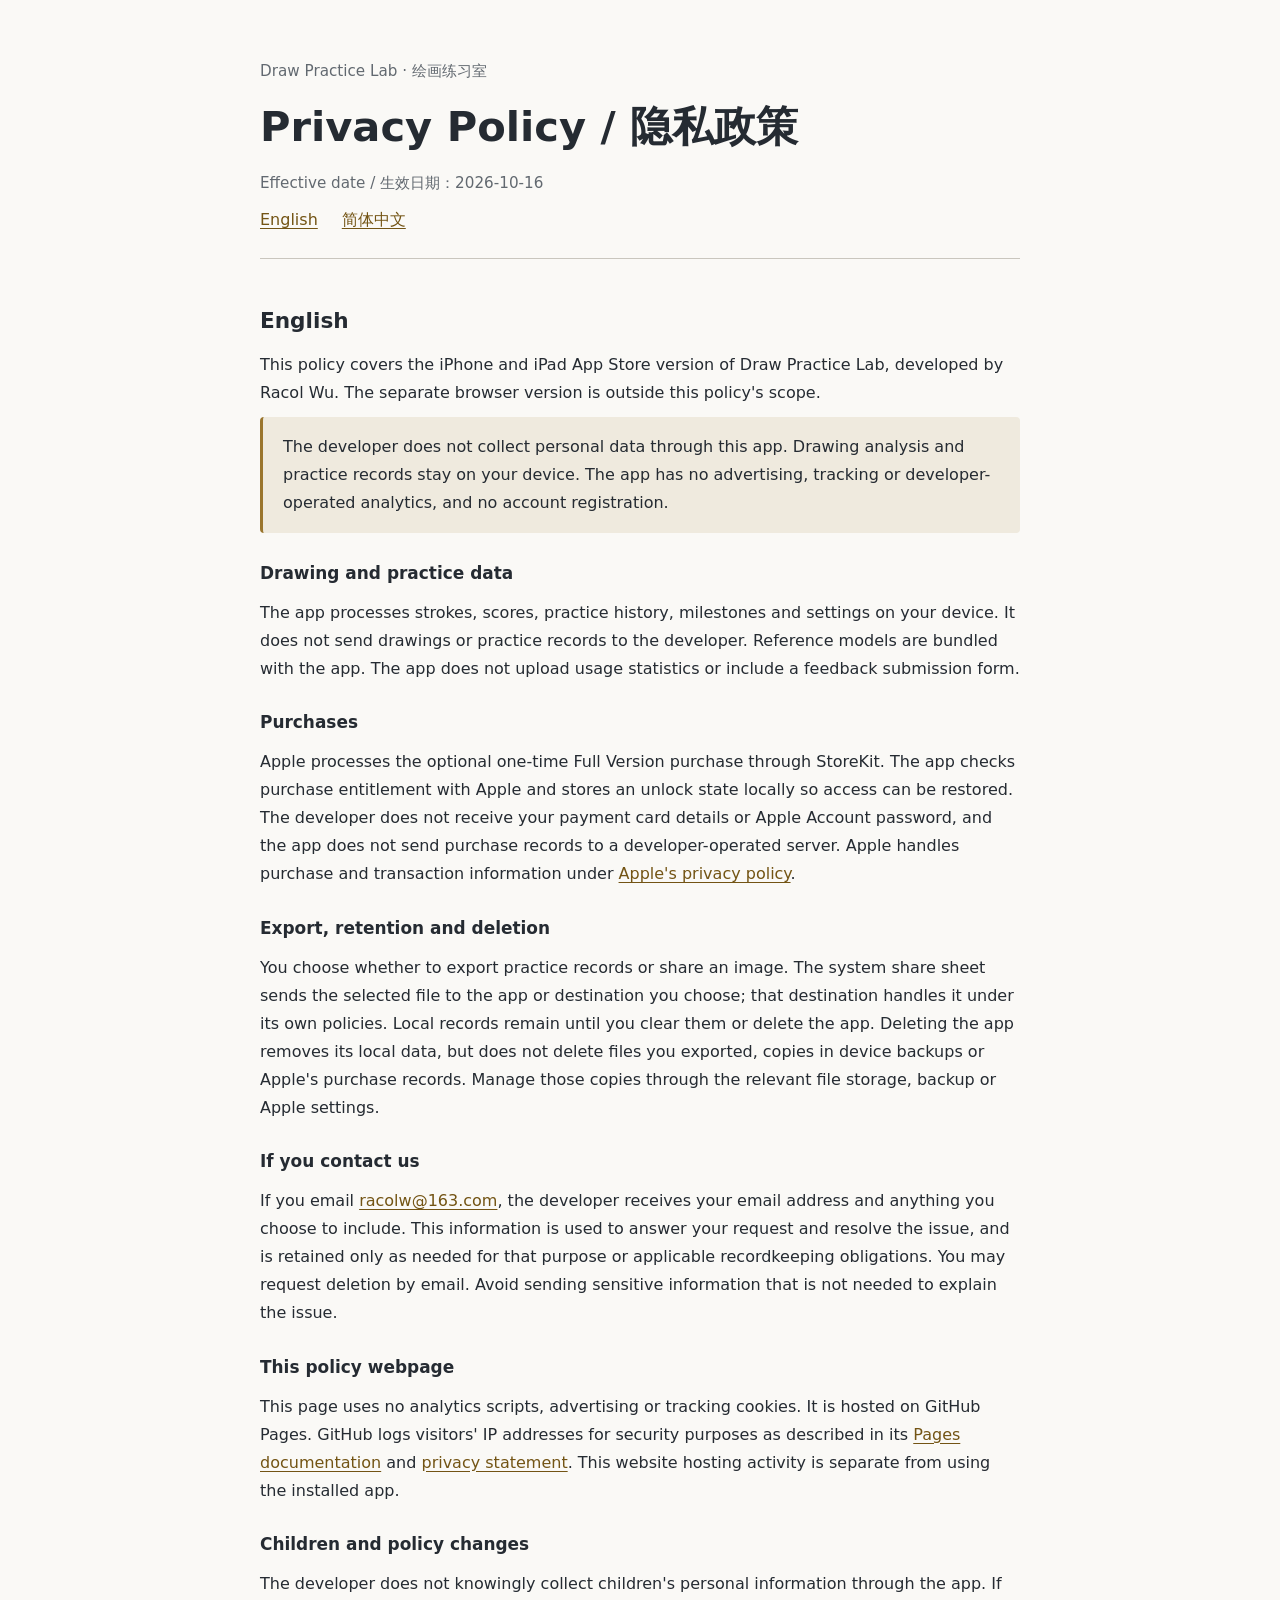
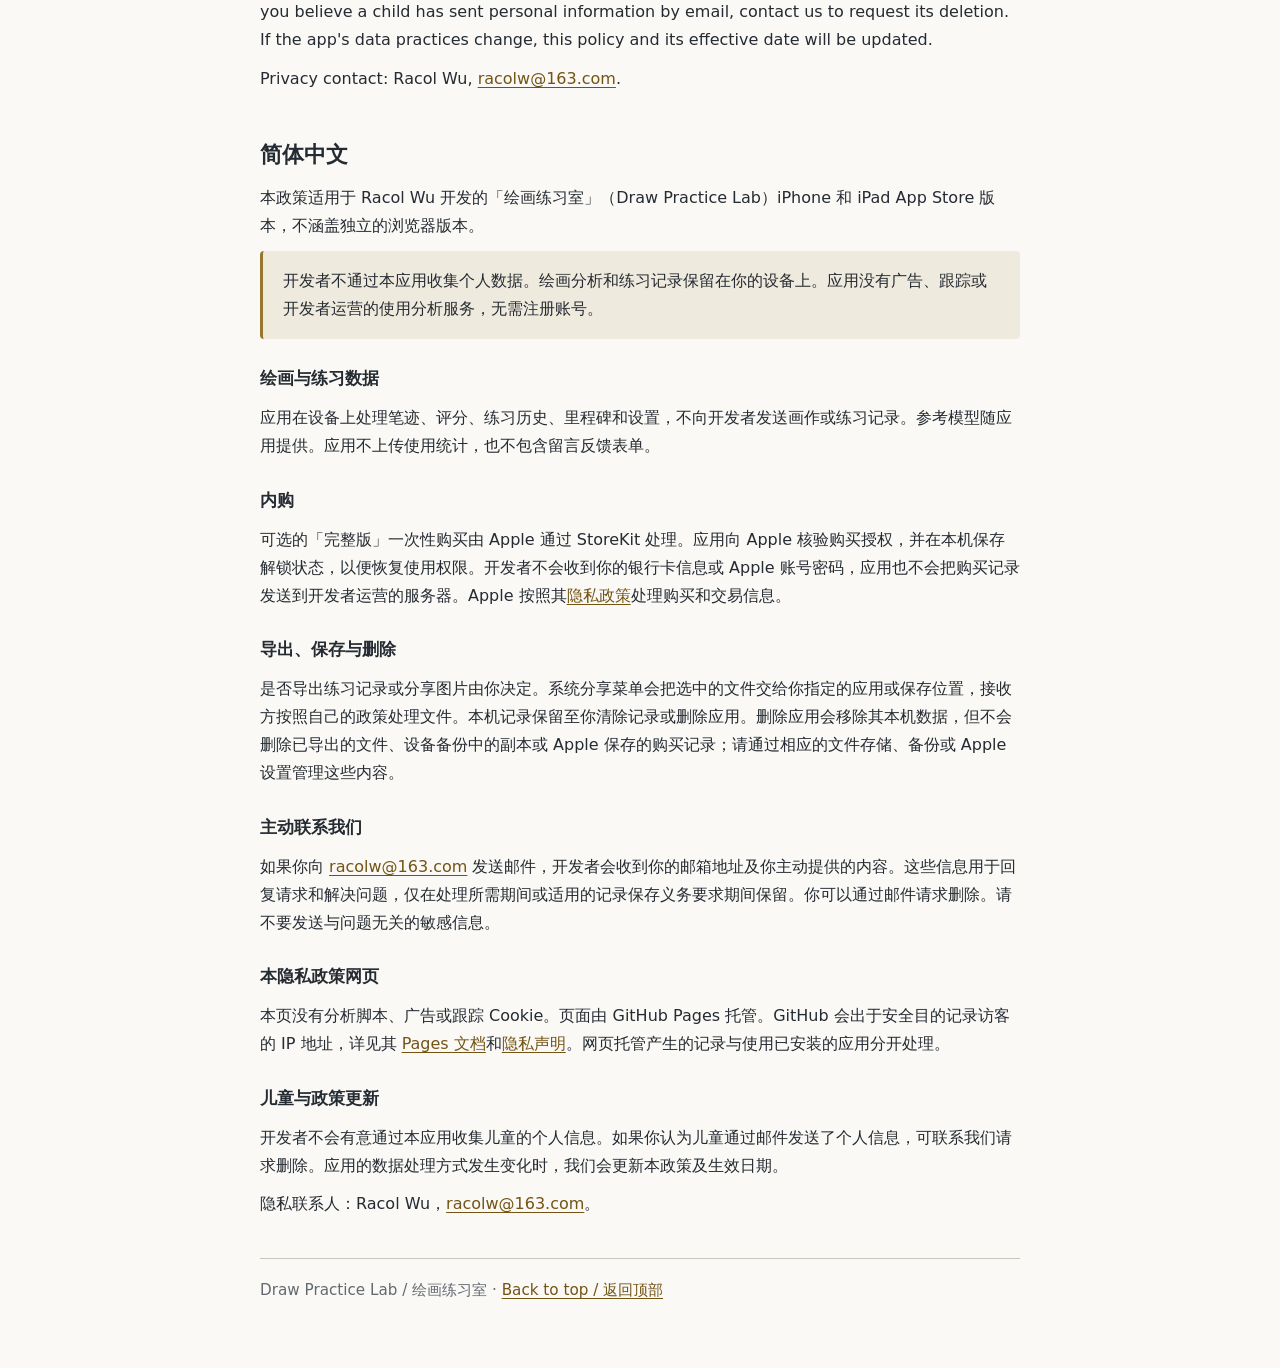
<file: draw-practice-lab/privacy.html>
<!doctype html>
<html lang="en">
<head>
  <meta charset="utf-8">
  <meta name="viewport" content="width=device-width, initial-scale=1">
  <meta name="description" content="Privacy policy for Draw Practice Lab / 绘画练习室 for iPhone and iPad.">
  <title>Privacy Policy · Draw Practice Lab / 绘画练习室</title>
  <style>
    :root{color-scheme:light dark;font-family:system-ui,-apple-system,BlinkMacSystemFont,"Segoe UI",sans-serif;line-height:1.75;color:#252b32;background:#faf9f6}
    body{margin:0}main{max-width:760px;margin:auto;padding:48px 24px 64px}header{border-bottom:1px solid #c9c6be;padding-bottom:24px}h1{font-size:clamp(1.8rem,5vw,2.6rem);line-height:1.25;margin:.4em 0}h2{margin:2em 0 .5em;font-size:1.35rem}h3{font-size:1.06rem;margin:1.5em 0 .4em}p{margin:.65em 0}a{color:#735414;text-underline-offset:3px}a:focus-visible{outline:3px solid #b98522;outline-offset:4px}nav{display:flex;gap:24px;flex-wrap:wrap}.meta{color:#626970;font-size:.95rem}.summary{padding:16px 20px;background:#efeade;border-left:3px solid #9a752d;border-radius:4px}section{scroll-margin-top:24px}footer{border-top:1px solid #c9c6be;margin-top:40px;padding-top:18px}li{margin:.4em 0}@media(prefers-color-scheme:dark){:root{color:#e7e6e2;background:#171a1d}.meta{color:#b6bbc1}.summary{background:#28271f}a{color:#e4c77c}header,footer{border-color:#515254}}
  </style>
</head>
<body>
<main>
  <header>
    <p class="meta">Draw Practice Lab · 绘画练习室</p>
    <h1>Privacy Policy <span lang="zh-Hans">/ 隐私政策</span></h1>
    <p class="meta">Effective date / 生效日期：2026-10-16</p>
    <nav aria-label="Language / 语言"><a href="#english">English</a><a href="#chinese" lang="zh-Hans">简体中文</a></nav>
  </header>
  <section id="english" aria-labelledby="en-heading">
    <h2 id="en-heading">English</h2>
    <p>This policy covers the iPhone and iPad App Store version of Draw Practice Lab, developed by Racol Wu. The separate browser version is outside this policy's scope.</p>
    <p class="summary">The developer does not collect personal data through this app. Drawing analysis and practice records stay on your device. The app has no advertising, tracking or developer-operated analytics, and no account registration.</p>
    <h3>Drawing and practice data</h3>
    <p>The app processes strokes, scores, practice history, milestones and settings on your device. It does not send drawings or practice records to the developer. Reference models are bundled with the app. The app does not upload usage statistics or include a feedback submission form.</p>
    <h3>Purchases</h3>
    <p>Apple processes the optional one-time Full Version purchase through StoreKit. The app checks purchase entitlement with Apple and stores an unlock state locally so access can be restored. The developer does not receive your payment card details or Apple Account password, and the app does not send purchase records to a developer-operated server. Apple handles purchase and transaction information under <a href="https://www.apple.com/legal/privacy/">Apple's privacy policy</a>.</p>
    <h3>Export, retention and deletion</h3>
    <p>You choose whether to export practice records or share an image. The system share sheet sends the selected file to the app or destination you choose; that destination handles it under its own policies. Local records remain until you clear them or delete the app. Deleting the app removes its local data, but does not delete files you exported, copies in device backups or Apple's purchase records. Manage those copies through the relevant file storage, backup or Apple settings.</p>
    <h3>If you contact us</h3>
    <p>If you email <a href="mailto:racolw@163.com">racolw@163.com</a>, the developer receives your email address and anything you choose to include. This information is used to answer your request and resolve the issue, and is retained only as needed for that purpose or applicable recordkeeping obligations. You may request deletion by email. Avoid sending sensitive information that is not needed to explain the issue.</p>
    <h3>This policy webpage</h3>
    <p>This page uses no analytics scripts, advertising or tracking cookies. It is hosted on GitHub Pages. GitHub logs visitors' IP addresses for security purposes as described in its <a href="https://docs.github.com/en/pages/getting-started-with-github-pages/what-is-github-pages">Pages documentation</a> and <a href="https://docs.github.com/en/site-policy/privacy-policies/github-general-privacy-statement">privacy statement</a>. This website hosting activity is separate from using the installed app.</p>
    <h3>Children and policy changes</h3>
    <p>The developer does not knowingly collect children's personal information through the app. If you believe a child has sent personal information by email, contact us to request its deletion. If the app's data practices change, this policy and its effective date will be updated.</p>
    <p>Privacy contact: Racol Wu, <a href="mailto:racolw@163.com">racolw@163.com</a>.</p>
  </section>
  <section id="chinese" lang="zh-Hans" aria-labelledby="zh-heading">
    <h2 id="zh-heading">简体中文</h2>
    <p>本政策适用于 Racol Wu 开发的「绘画练习室」（Draw Practice Lab）iPhone 和 iPad App Store 版本，不涵盖独立的浏览器版本。</p>
    <p class="summary">开发者不通过本应用收集个人数据。绘画分析和练习记录保留在你的设备上。应用没有广告、跟踪或开发者运营的使用分析服务，无需注册账号。</p>
    <h3>绘画与练习数据</h3>
    <p>应用在设备上处理笔迹、评分、练习历史、里程碑和设置，不向开发者发送画作或练习记录。参考模型随应用提供。应用不上传使用统计，也不包含留言反馈表单。</p>
    <h3>内购</h3>
    <p>可选的「完整版」一次性购买由 Apple 通过 StoreKit 处理。应用向 Apple 核验购买授权，并在本机保存解锁状态，以便恢复使用权限。开发者不会收到你的银行卡信息或 Apple 账号密码，应用也不会把购买记录发送到开发者运营的服务器。Apple 按照其<a href="https://www.apple.com/legal/privacy/">隐私政策</a>处理购买和交易信息。</p>
    <h3>导出、保存与删除</h3>
    <p>是否导出练习记录或分享图片由你决定。系统分享菜单会把选中的文件交给你指定的应用或保存位置，接收方按照自己的政策处理文件。本机记录保留至你清除记录或删除应用。删除应用会移除其本机数据，但不会删除已导出的文件、设备备份中的副本或 Apple 保存的购买记录；请通过相应的文件存储、备份或 Apple 设置管理这些内容。</p>
    <h3>主动联系我们</h3>
    <p>如果你向 <a href="mailto:racolw@163.com">racolw@163.com</a> 发送邮件，开发者会收到你的邮箱地址及你主动提供的内容。这些信息用于回复请求和解决问题，仅在处理所需期间或适用的记录保存义务要求期间保留。你可以通过邮件请求删除。请不要发送与问题无关的敏感信息。</p>
    <h3>本隐私政策网页</h3>
    <p>本页没有分析脚本、广告或跟踪 Cookie。页面由 GitHub Pages 托管。GitHub 会出于安全目的记录访客的 IP 地址，详见其 <a href="https://docs.github.com/en/pages/getting-started-with-github-pages/what-is-github-pages">Pages 文档</a>和<a href="https://docs.github.com/en/site-policy/privacy-policies/github-general-privacy-statement">隐私声明</a>。网页托管产生的记录与使用已安装的应用分开处理。</p>
    <h3>儿童与政策更新</h3>
    <p>开发者不会有意通过本应用收集儿童的个人信息。如果你认为儿童通过邮件发送了个人信息，可联系我们请求删除。应用的数据处理方式发生变化时，我们会更新本政策及生效日期。</p>
    <p>隐私联系人：Racol Wu，<a href="mailto:racolw@163.com">racolw@163.com</a>。</p>
  </section>
  <footer class="meta">Draw Practice Lab / 绘画练习室 · <a href="#">Back to top / 返回顶部</a></footer>
</main>
</body>
</html>
</file>
<file: media/site.css>
:root {
  color-scheme: dark;
  --bg: #131110;
  --panel: #1c1917;
  --panel-2: #24201d;
  --ink: #f1ebe3;
  --muted: #a99f94;
  --rule: #34302c;
  --accent: #d9774f;
  --accent-soft: rgba(217, 119, 79, .14);
  --serif: "Iowan Old Style", "Palatino Linotype", Georgia, "Songti SC", "Noto Serif SC", serif;
  --sans: system-ui, -apple-system, BlinkMacSystemFont, "Segoe UI", "PingFang SC", "Hiragino Sans GB", "Microsoft YaHei", sans-serif;
}
* { box-sizing: border-box; }
html { scroll-behavior: smooth; overflow-x: clip; }
body { margin: 0; color: var(--ink); background: var(--bg); font: 17px/1.7 var(--sans); -webkit-font-smoothing: antialiased; }
img { display: block; max-width: 100%; height: auto; }
a { color: var(--accent); text-underline-offset: 4px; }
a:focus-visible, button:focus-visible, summary:focus-visible { outline: 2px solid var(--accent); outline-offset: 3px; }
.wrap { width: min(1120px, 100% - 32px); margin-inline: auto; }

/* Header */
.top { position: sticky; top: 0; z-index: 10; background: rgba(19, 17, 16, .86); backdrop-filter: blur(12px); -webkit-backdrop-filter: blur(12px); border-bottom: 1px solid var(--rule); }
.top .wrap { display: flex; align-items: center; justify-content: space-between; gap: 16px; min-height: 60px; }
.brand { display: flex; align-items: center; gap: 10px; color: var(--ink); text-decoration: none; font: 600 15px/1 var(--serif); letter-spacing: .14em; white-space: nowrap; }
.brand img { width: 30px; height: 30px; border-radius: 7px; }
.top nav { display: flex; align-items: center; gap: 20px; font-size: 14px; }
.top nav a { color: var(--muted); text-decoration: none; }
.top nav a:hover { color: var(--ink); }
.top nav .lang { padding: 4px 10px; border: 1px solid var(--rule); border-radius: 999px; color: var(--ink); }

/* Hero */
.hero { padding: 72px 0 40px; text-align: center; }
.eyebrow { margin: 0 0 16px; color: var(--accent); font-size: 13px; letter-spacing: .2em; text-transform: uppercase; }
h1, h2, h3 { font-family: var(--serif); font-weight: 600; line-height: 1.2; }
h1 { margin: 0 auto; max-width: 15em; font-size: clamp(34px, 6.2vw, 64px); letter-spacing: -.01em; text-wrap: balance; }
.lede { margin: 20px auto 0; max-width: 36em; color: var(--muted); font-size: clamp(17px, 2vw, 19px); text-wrap: pretty; }
.cta { display: flex; flex-wrap: wrap; justify-content: center; gap: 12px; margin-top: 32px; }
.btn { display: inline-flex; align-items: center; justify-content: center; gap: 10px; min-height: 48px; padding: 10px 22px; border-radius: 999px; border: 1px solid var(--rule); color: var(--ink); text-decoration: none; font-weight: 500; }
.btn.primary { background: var(--ink); color: var(--bg); border-color: var(--ink); }
.btn.primary[aria-disabled="true"] { cursor: default; }
.btn svg { width: 20px; height: 20px; flex: none; }
.note { margin-top: 14px; color: var(--muted); font-size: 14px; }
.shot { margin: 48px auto 0; border: 1px solid var(--rule); border-radius: 18px; overflow: hidden; box-shadow: 0 30px 80px rgba(0, 0, 0, .5), 0 0 0 8px var(--panel); background: var(--panel); }

/* Sections */
section { padding: 72px 0; border-top: 1px solid var(--rule); }
.hero + section { border-top: 0; }
h2 { margin: 0 0 12px; font-size: clamp(28px, 4vw, 40px); text-wrap: balance; }
.section-lede { margin: 0 0 40px; max-width: 40em; color: var(--muted); }
.steps { display: grid; grid-template-columns: repeat(3, 1fr); gap: 16px; padding: 0; margin: 0; list-style: none; counter-reset: step; }
.steps li { padding: 24px; border: 1px solid var(--rule); border-radius: 14px; background: var(--panel); counter-increment: step; }
.steps li::before { content: "0" counter(step); display: block; margin-bottom: 12px; color: var(--accent); font: 600 14px/1 var(--sans); letter-spacing: .12em; }
.steps h3 { margin: 0 0 8px; font-size: 21px; }
.steps p { margin: 0; color: var(--muted); font-size: 15px; }

.groups { display: grid; grid-template-columns: repeat(auto-fit, minmax(196px, 1fr)); gap: 16px; }
.group { padding: 24px; border: 1px solid var(--rule); border-radius: 14px; background: var(--panel); }
.group header { display: flex; align-items: baseline; justify-content: space-between; gap: 12px; margin-bottom: 8px; }
.group h3 { margin: 0; font-size: 20px; }
.tag { flex: none; padding: 2px 10px; border-radius: 999px; font-size: 12px; color: var(--muted); border: 1px solid var(--rule); white-space: nowrap; }
.tag.free { color: var(--accent); border-color: var(--accent); background: var(--accent-soft); }
.group p { margin: 0; color: var(--muted); font-size: 15px; }

.split { display: grid; grid-template-columns: 1fr 1fr; gap: 24px; }
.split figure { margin: 0; }
.split img { border: 1px solid var(--rule); border-radius: 12px; }
.split figcaption { margin-top: 12px; color: var(--muted); font-size: 15px; }

.facts { display: grid; grid-template-columns: repeat(3, 1fr); gap: 16px; }
.fact { padding: 24px; border-left: 2px solid var(--accent); background: var(--panel); border-radius: 0 12px 12px 0; }
.fact h3 { margin: 0 0 6px; font-size: 19px; }
.fact p { margin: 0; color: var(--muted); font-size: 15px; }

.price { display: grid; grid-template-columns: 1fr 1fr; gap: 16px; }
.plan { padding: 28px; border: 1px solid var(--rule); border-radius: 14px; background: var(--panel); }
.plan.pro { border-color: var(--accent); background: linear-gradient(180deg, var(--accent-soft), var(--panel) 60%); }
.plan h3 { margin: 0 0 4px; font-size: 22px; }
.plan .sub { margin: 0 0 16px; color: var(--accent); font-size: 14px; }
.plan ul { margin: 0; padding-left: 20px; color: var(--muted); font-size: 15px; }
.plan li + li { margin-top: 6px; }

.faq details { border-bottom: 1px solid var(--rule); }
.faq summary { cursor: pointer; padding: 18px 0; font-weight: 600; list-style: none; display: flex; justify-content: space-between; gap: 16px; }
.faq summary::-webkit-details-marker { display: none; }
.faq summary::after { content: "+"; color: var(--accent); font-weight: 400; }
.faq details[open] summary::after { content: "−"; }
.faq details p { margin: 0 0 18px; color: var(--muted); max-width: 46em; }

.closing { text-align: center; }
.closing .section-lede { margin-inline: auto; }

footer { padding: 40px 0 56px; border-top: 1px solid var(--rule); color: var(--muted); font-size: 14px; }
footer .wrap { display: flex; flex-wrap: wrap; justify-content: space-between; gap: 16px 32px; }
footer nav { display: flex; flex-wrap: wrap; gap: 8px 20px; }
footer a { color: var(--muted); }
footer a:hover { color: var(--ink); }

@media (max-width: 820px) {
  .steps, .facts, .price, .split { grid-template-columns: 1fr; }
  .top nav .hide-sm { display: none; }
  .hero { padding-top: 48px; }
  section { padding: 56px 0; }
  .shot { border-radius: 12px; box-shadow: 0 20px 50px rgba(0, 0, 0, .5), 0 0 0 4px var(--panel); }
}
@media (max-width: 420px) {
  .brand span { display: none; }
  .btn { width: 100%; }
}
@media (prefers-reduced-motion: reduce) { html { scroll-behavior: auto; } }
</file>
<file: assets/index-DV8rftT7.css>
:root{--color-paper:oklch(95% .012 78);--color-paper-2:oklch(92.5% .014 75);--color-paper-3:oklch(88.5% .014 72);--color-ink:oklch(22% .012 60);--color-ink-2:oklch(42% .012 60);--color-muted:oklch(53% .011 66);--color-rule:oklch(74% .014 70);--color-rule-2:oklch(84% .012 72);--color-accent:oklch(58% .14 42);--color-accent-hover:oklch(52% .14 42);--color-accent-ink:oklch(19% .012 55);--color-focus:oklch(61% .19 42);--color-tray:oklch(20.5% .014 190);--color-tray-2:oklch(24% .014 190);--color-tray-ink:oklch(88% .01 175);--color-tray-muted:oklch(65% .012 180);--color-tray-rule:oklch(32% .014 185);--color-good:oklch(75% .11 160);--color-warning:oklch(78% .13 75);--color-danger:oklch(68% .18 25);--color-overlay:oklch(20.5% .014 190/.88);--color-panel-wash:oklch(98% .006 78/.88);--color-grid:oklch(38% .014 190/.09);--color-accent-wash:oklch(86% .055 55);--font-display:"Iowan Old Style", "Palatino Linotype", "Book Antiqua", "Songti SC", serif;--font-body:"Aptos", "Segoe UI Variable", "PingFang TC", "Microsoft JhengHei", sans-serif;--font-mono:"Cascadia Mono", "SFMono-Regular", "Roboto Mono", monospace;--space-3xs:.125rem;--space-2xs:.25rem;--space-xs:.5rem;--space-sm:.75rem;--space-md:1rem;--space-lg:1.5rem;--space-xl:2.5rem;--text-xs:.64rem;--text-sm:.8rem;--text-base:1rem;--text-md:1.25rem;--text-lg:1.5625rem;--text-xl:1.953rem;--rule-hairline:1px;--radius-control:3px;--radius-panel:4px;--ease-out:cubic-bezier(.16, 1, .3, 1);--ease-in:cubic-bezier(.7, 0, .84, 0);--ease-in-out:cubic-bezier(.65, 0, .35, 1);--dur-short:.16s;--dur-press:90ms;font-family:var(--font-body);color:var(--color-ink);background:var(--color-paper-2);font-synthesis:none;text-rendering:optimizelegibility;-webkit-font-smoothing:antialiased}*{box-sizing:border-box}html,body{overflow-x:clip}html,body,#app{min-width:320px;min-height:100%;margin:0}body{min-height:100dvh}button{font:inherit}button,input{touch-action:manipulation}button:focus-visible,input:focus-visible,canvas:focus-visible{outline:2px solid var(--color-focus);outline-offset:2px}button:active{transform:translateY(1px)}button:disabled{cursor:not-allowed;opacity:.48}@media (prefers-reduced-motion:no-preference){button{transition:color var(--dur-short) var(--ease-out), background-color var(--dur-short) var(--ease-out), border-color var(--dur-short) var(--ease-out), transform var(--dur-press) var(--ease-in)}}@media (prefers-reduced-motion:reduce){*,:before,:after{scroll-behavior:auto!important;transition-duration:.01ms!important;animation-duration:.01ms!important;animation-iteration-count:1!important}button:active{transform:none}}html:lang(ja){--font-body:"Hiragino Kaku Gothic ProN", "Yu Gothic", "Meiryo", sans-serif;--font-display:"Hiragino Mincho ProN", "Yu Mincho", serif}html:lang(ko){--font-body:"Apple SD Gothic Neo", "Malgun Gothic", sans-serif;--font-display:"Apple SD Gothic Neo", "Malgun Gothic", sans-serif}html:lang(zh-TW){--font-display:"Songti TC", "PMingLiU", serif}
</file>
